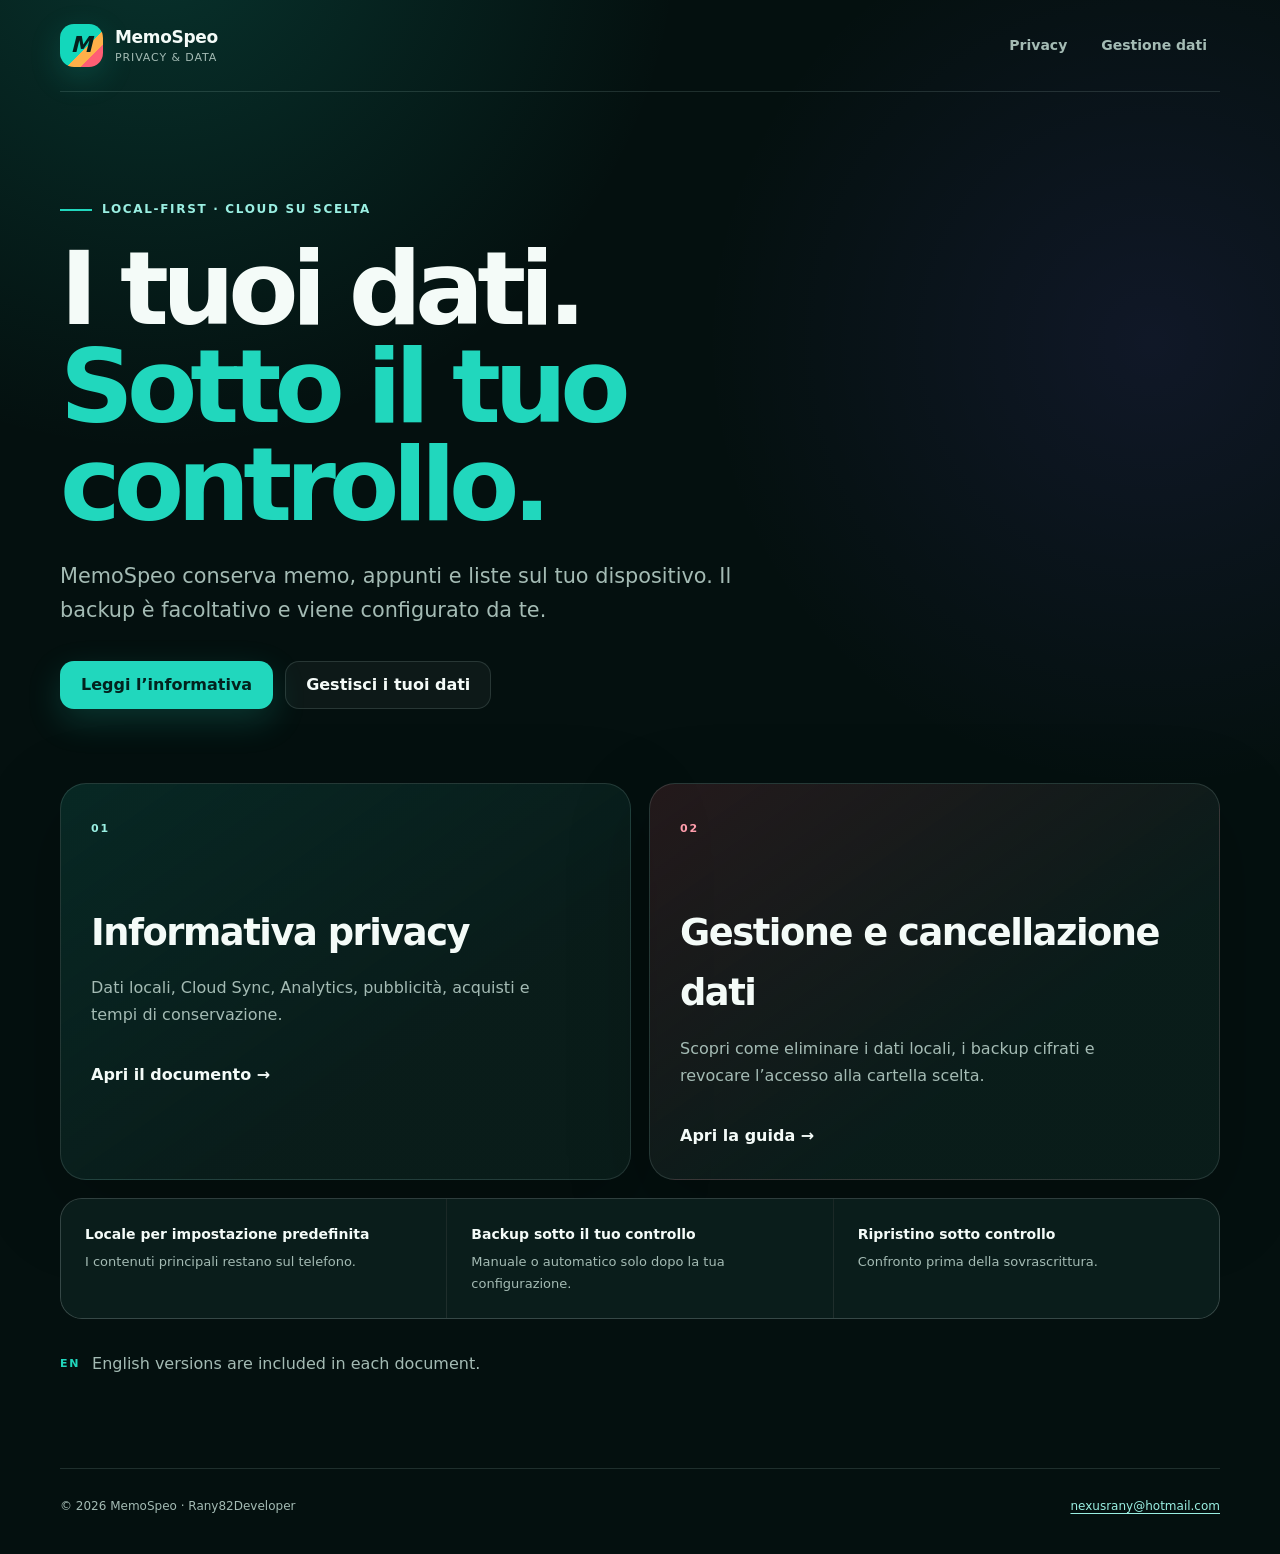
<file: index.html>
<!doctype html>
<html lang="it">
<head>
  <meta charset="utf-8">
  <meta name="viewport" content="width=device-width, initial-scale=1">
  <meta name="description" content="Informativa privacy e guida alla gestione dei dati di MemoSpeo.">
  <meta name="theme-color" content="#071b1a">
  <title>MemoSpeo · Privacy e dati</title>
  <link rel="stylesheet" href="styles.css">
</head>
<body>
  <header class="site-header">
    <a class="brand" href="index.html" aria-label="MemoSpeo - pagina iniziale">
      <span class="brand-mark" aria-hidden="true">M</span>
      <span><strong>MemoSpeo</strong><small>Privacy &amp; data</small></span>
    </a>
    <nav aria-label="Navigazione principale">
      <a href="privacy.html">Privacy</a>
      <a href="delete-account.html">Gestione dati</a>
    </nav>
  </header>

  <main>
    <section class="hero">
      <div class="eyebrow"><span></span> Local-first · Cloud su scelta</div>
      <h1>I tuoi dati.<br><em>Sotto il tuo controllo.</em></h1>
      <p>MemoSpeo conserva memo, appunti e liste sul tuo dispositivo. Il backup è facoltativo e viene configurato da te.</p>
      <div class="hero-actions">
        <a class="button primary" href="privacy.html">Leggi l’informativa</a>
        <a class="button secondary" href="delete-account.html">Gestisci i tuoi dati</a>
      </div>
    </section>

    <section class="cards" aria-label="Documenti disponibili">
      <a class="feature-card mint" href="privacy.html">
        <span class="card-number">01</span>
        <h2>Informativa privacy</h2>
        <p>Dati locali, Cloud Sync, Analytics, pubblicità, acquisti e tempi di conservazione.</p>
        <span class="card-link">Apri il documento <span aria-hidden="true">→</span></span>
      </a>
      <a class="feature-card coral" href="delete-account.html">
        <span class="card-number">02</span>
        <h2>Gestione e cancellazione dati</h2>
        <p>Scopri come eliminare i dati locali, i backup cifrati e revocare l’accesso alla cartella scelta.</p>
        <span class="card-link">Apri la guida <span aria-hidden="true">→</span></span>
      </a>
    </section>

    <section class="trust-strip">
      <div><strong>Locale per impostazione predefinita</strong><span>I contenuti principali restano sul telefono.</span></div>
      <div><strong>Backup sotto il tuo controllo</strong><span>Manuale o automatico solo dopo la tua configurazione.</span></div>
      <div><strong>Ripristino sotto controllo</strong><span>Confronto prima della sovrascrittura.</span></div>
    </section>

    <section class="english-note">
      <span>EN</span>
      <p>English versions are included in each document.</p>
    </section>
  </main>

  <footer>
    <span>© 2026 MemoSpeo · Rany82Developer</span>
    <a href="mailto:nexusrany@hotmail.com">nexusrany@hotmail.com</a>
  </footer>
</body>
</html>
</file>
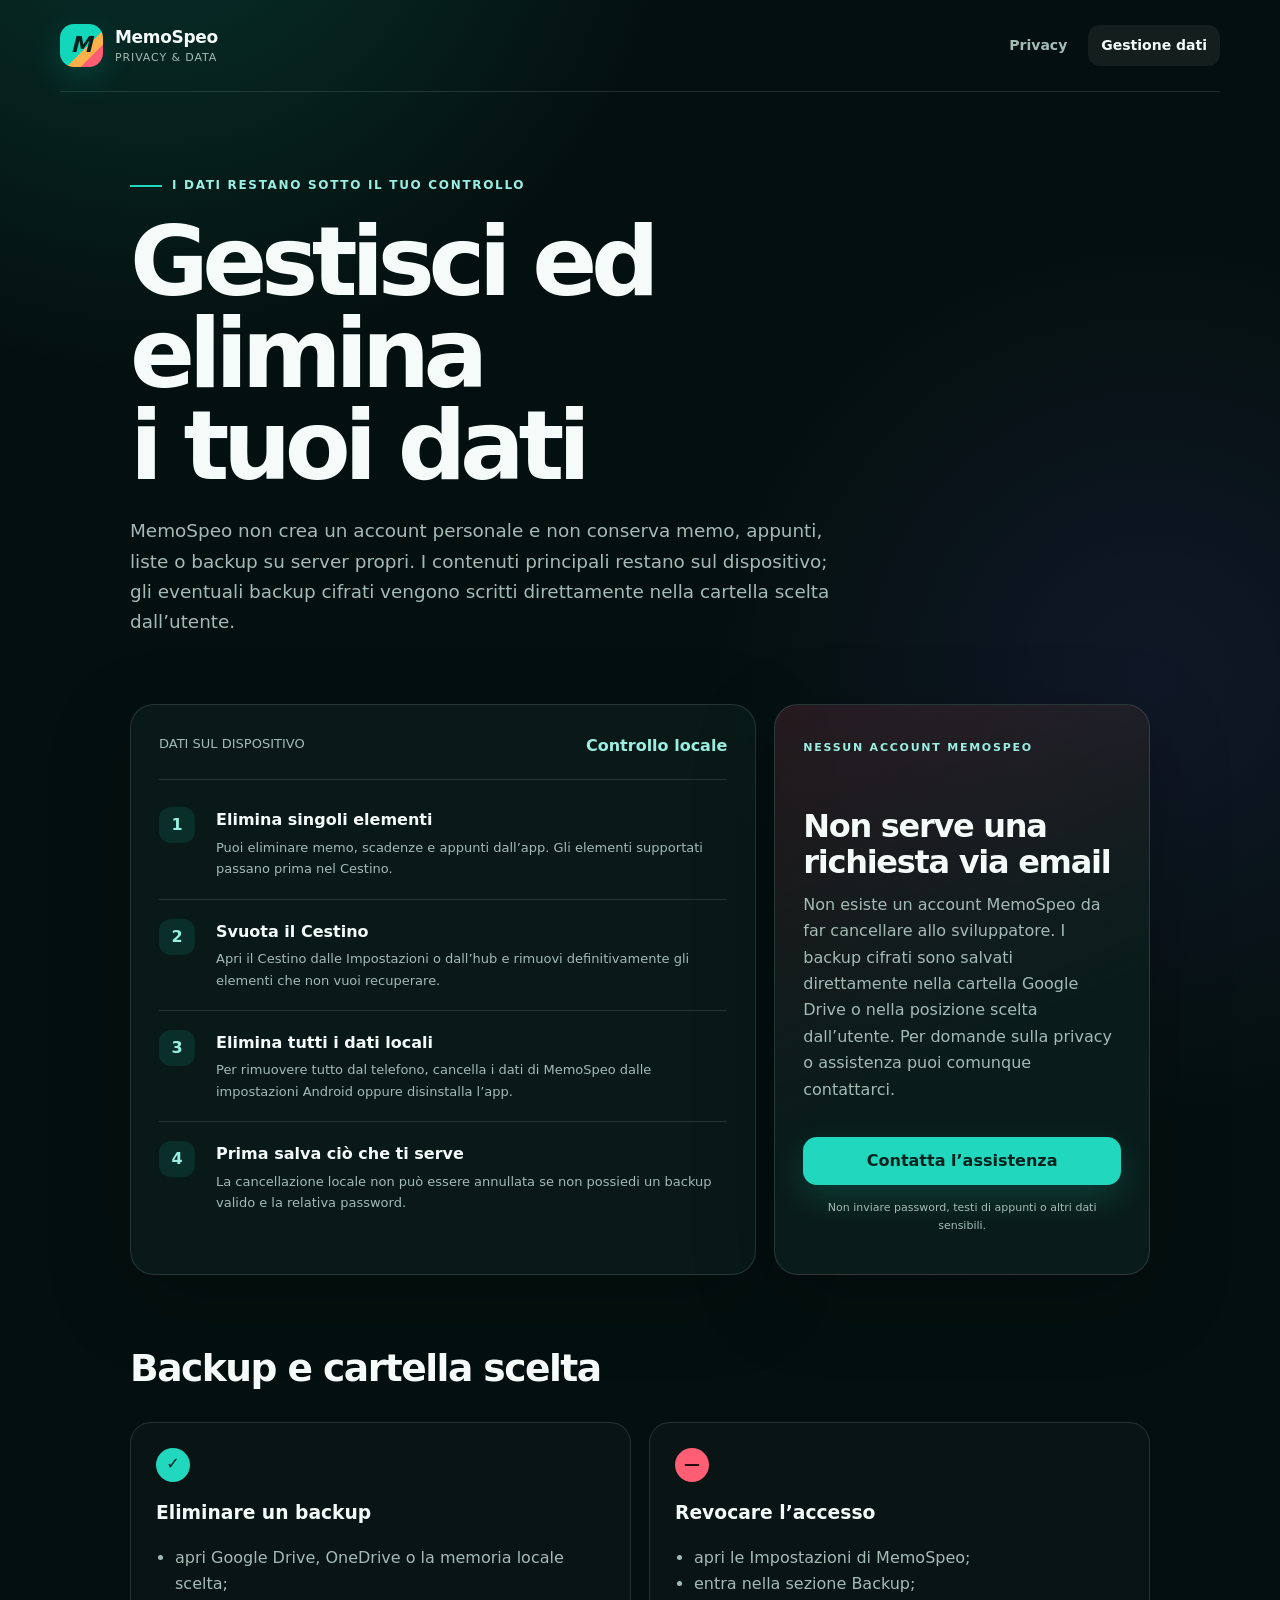
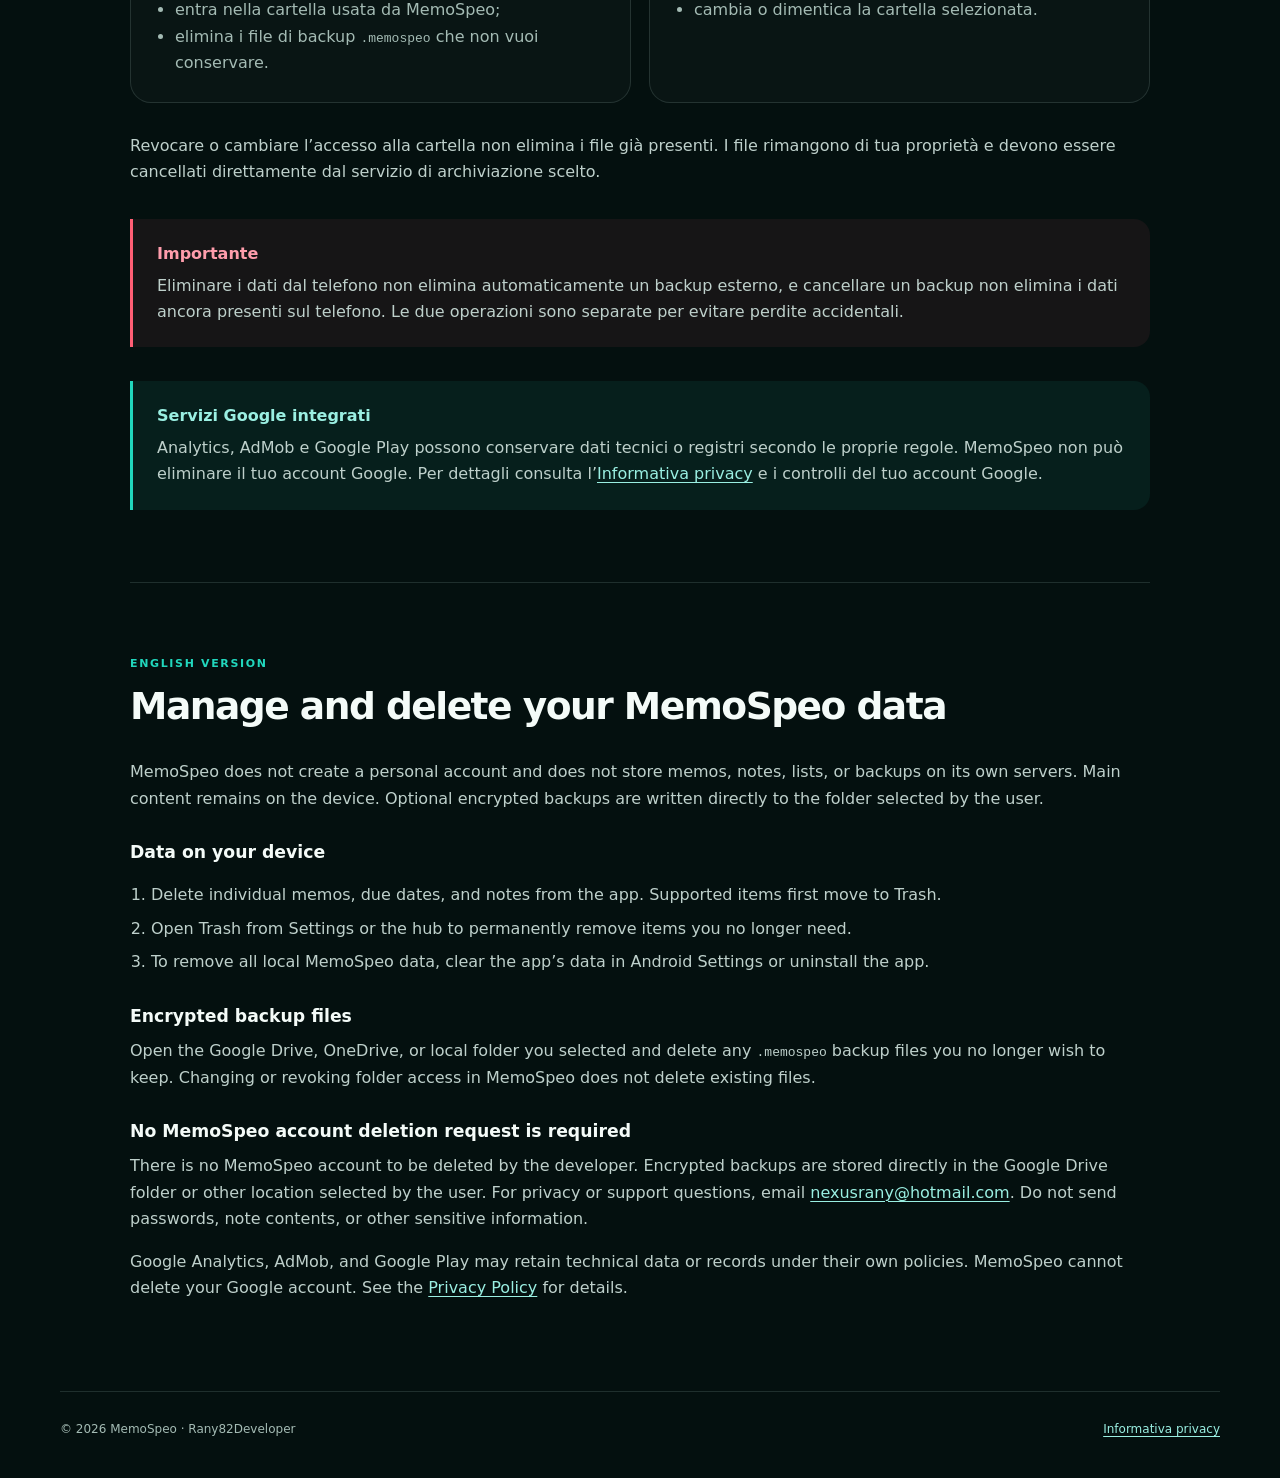
<file: delete-account.html>
<!doctype html>
<html lang="it">
<head>
  <meta charset="utf-8">
  <meta name="viewport" content="width=device-width, initial-scale=1">
  <meta name="description" content="Come gestire ed eliminare i dati locali e i backup cifrati di MemoSpeo.">
  <meta name="theme-color" content="#071b1a">
  <title>Gestione e cancellazione dati · MemoSpeo</title>
  <link rel="stylesheet" href="styles.css">
</head>
<body>
  <header class="site-header">
    <a class="brand" href="index.html" aria-label="MemoSpeo - pagina iniziale">
      <span class="brand-mark" aria-hidden="true">M</span>
      <span><strong>MemoSpeo</strong><small>Privacy &amp; data</small></span>
    </a>
    <nav aria-label="Navigazione principale">
      <a href="privacy.html">Privacy</a>
      <a class="active" href="delete-account.html">Gestione dati</a>
    </nav>
  </header>

  <main class="delete-page">
    <section class="delete-hero">
      <div class="eyebrow"><span></span> I dati restano sotto il tuo controllo</div>
      <h1>Gestisci ed elimina<br>i tuoi dati</h1>
      <p>MemoSpeo non crea un account personale e non conserva memo, appunti, liste o backup su server propri. I contenuti principali restano sul dispositivo; gli eventuali backup cifrati vengono scritti direttamente nella cartella scelta dall’utente.</p>
    </section>

    <section class="deletion-grid">
      <div class="steps-panel">
        <div class="panel-title"><span>DATI SUL DISPOSITIVO</span><strong>Controllo locale</strong></div>
        <ol class="steps">
          <li><span>1</span><div><strong>Elimina singoli elementi</strong><p>Puoi eliminare memo, scadenze e appunti dall’app. Gli elementi supportati passano prima nel Cestino.</p></div></li>
          <li><span>2</span><div><strong>Svuota il Cestino</strong><p>Apri il Cestino dalle Impostazioni o dall’hub e rimuovi definitivamente gli elementi che non vuoi recuperare.</p></div></li>
          <li><span>3</span><div><strong>Elimina tutti i dati locali</strong><p>Per rimuovere tutto dal telefono, cancella i dati di MemoSpeo dalle impostazioni Android oppure disinstalla l’app.</p></div></li>
          <li><span>4</span><div><strong>Prima salva ciò che ti serve</strong><p>La cancellazione locale non può essere annullata se non possiedi un backup valido e la relativa password.</p></div></li>
        </ol>
      </div>

      <div class="request-panel">
        <span class="card-number">NESSUN ACCOUNT MEMOSPEO</span>
        <h2>Non serve una richiesta via email</h2>
        <p>Non esiste un account MemoSpeo da far cancellare allo sviluppatore. I backup cifrati sono salvati direttamente nella cartella Google Drive o nella posizione scelta dall’utente. Per domande sulla privacy o assistenza puoi comunque contattarci.</p>
        <a class="button primary full" href="mailto:nexusrany@hotmail.com?subject=MemoSpeo%20-%20Privacy%20e%20gestione%20dati">Contatta l’assistenza</a>
        <p class="small">Non inviare password, testi di appunti o altri dati sensibili.</p>
      </div>
    </section>

    <section class="what-happens">
      <h2>Backup e cartella scelta</h2>
      <div class="outcome-grid">
        <div class="outcome yes"><span aria-hidden="true">✓</span><h3>Eliminare un backup</h3><ul><li>apri Google Drive, OneDrive o la memoria locale scelta;</li><li>entra nella cartella usata da MemoSpeo;</li><li>elimina i file di backup <code>.memospeo</code> che non vuoi conservare.</li></ul></div>
        <div class="outcome no"><span aria-hidden="true">—</span><h3>Revocare l’accesso</h3><ul><li>apri le Impostazioni di MemoSpeo;</li><li>entra nella sezione Backup;</li><li>cambia o dimentica la cartella selezionata.</li></ul></div>
      </div>
      <p>Revocare o cambiare l’accesso alla cartella non elimina i file già presenti. I file rimangono di tua proprietà e devono essere cancellati direttamente dal servizio di archiviazione scelto.</p>
      <div class="callout warning"><strong>Importante</strong><p>Eliminare i dati dal telefono non elimina automaticamente un backup esterno, e cancellare un backup non elimina i dati ancora presenti sul telefono. Le due operazioni sono separate per evitare perdite accidentali.</p></div>
      <div class="callout"><strong>Servizi Google integrati</strong><p>Analytics, AdMob e Google Play possono conservare dati tecnici o registri secondo le proprie regole. MemoSpeo non può eliminare il tuo account Google. Per dettagli consulta l’<a href="privacy.html">Informativa privacy</a> e i controlli del tuo account Google.</p></div>
    </section>

    <section id="english" class="english-section" lang="en">
      <div class="language-label">ENGLISH VERSION</div>
      <h2>Manage and delete your MemoSpeo data</h2>
      <p>MemoSpeo does not create a personal account and does not store memos, notes, lists, or backups on its own servers. Main content remains on the device. Optional encrypted backups are written directly to the folder selected by the user.</p>
      <h3>Data on your device</h3>
      <ol>
        <li>Delete individual memos, due dates, and notes from the app. Supported items first move to Trash.</li>
        <li>Open Trash from Settings or the hub to permanently remove items you no longer need.</li>
        <li>To remove all local MemoSpeo data, clear the app’s data in Android Settings or uninstall the app.</li>
      </ol>
      <h3>Encrypted backup files</h3>
      <p>Open the Google Drive, OneDrive, or local folder you selected and delete any <code>.memospeo</code> backup files you no longer wish to keep. Changing or revoking folder access in MemoSpeo does not delete existing files.</p>
      <h3>No MemoSpeo account deletion request is required</h3>
      <p>There is no MemoSpeo account to be deleted by the developer. Encrypted backups are stored directly in the Google Drive folder or other location selected by the user. For privacy or support questions, email <a href="mailto:nexusrany@hotmail.com?subject=MemoSpeo%20-%20Privacy%20and%20data%20management">nexusrany@hotmail.com</a>. Do not send passwords, note contents, or other sensitive information.</p>
      <p>Google Analytics, AdMob, and Google Play may retain technical data or records under their own policies. MemoSpeo cannot delete your Google account. See the <a href="privacy.html">Privacy Policy</a> for details.</p>
    </section>
  </main>

  <footer>
    <span>© 2026 MemoSpeo · Rany82Developer</span>
    <a href="privacy.html">Informativa privacy</a>
  </footer>
</body>
</html>
</file>
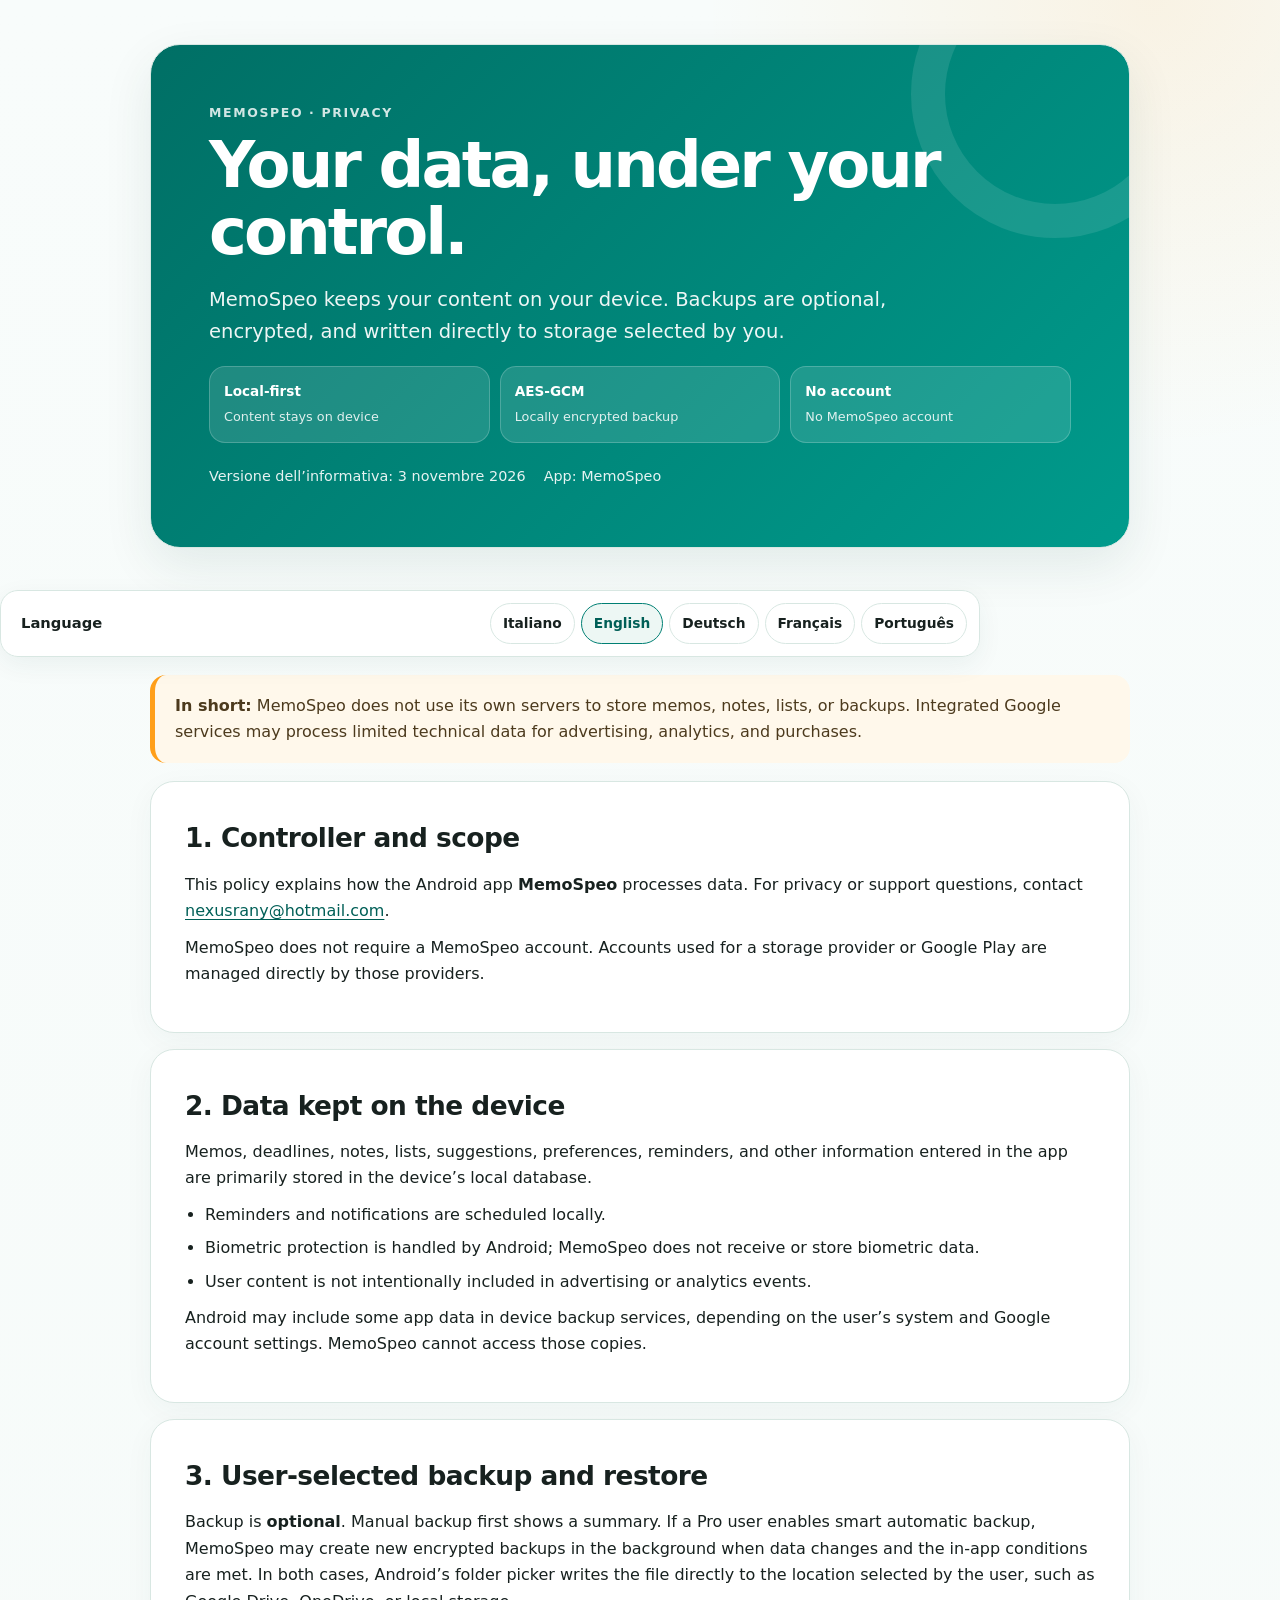
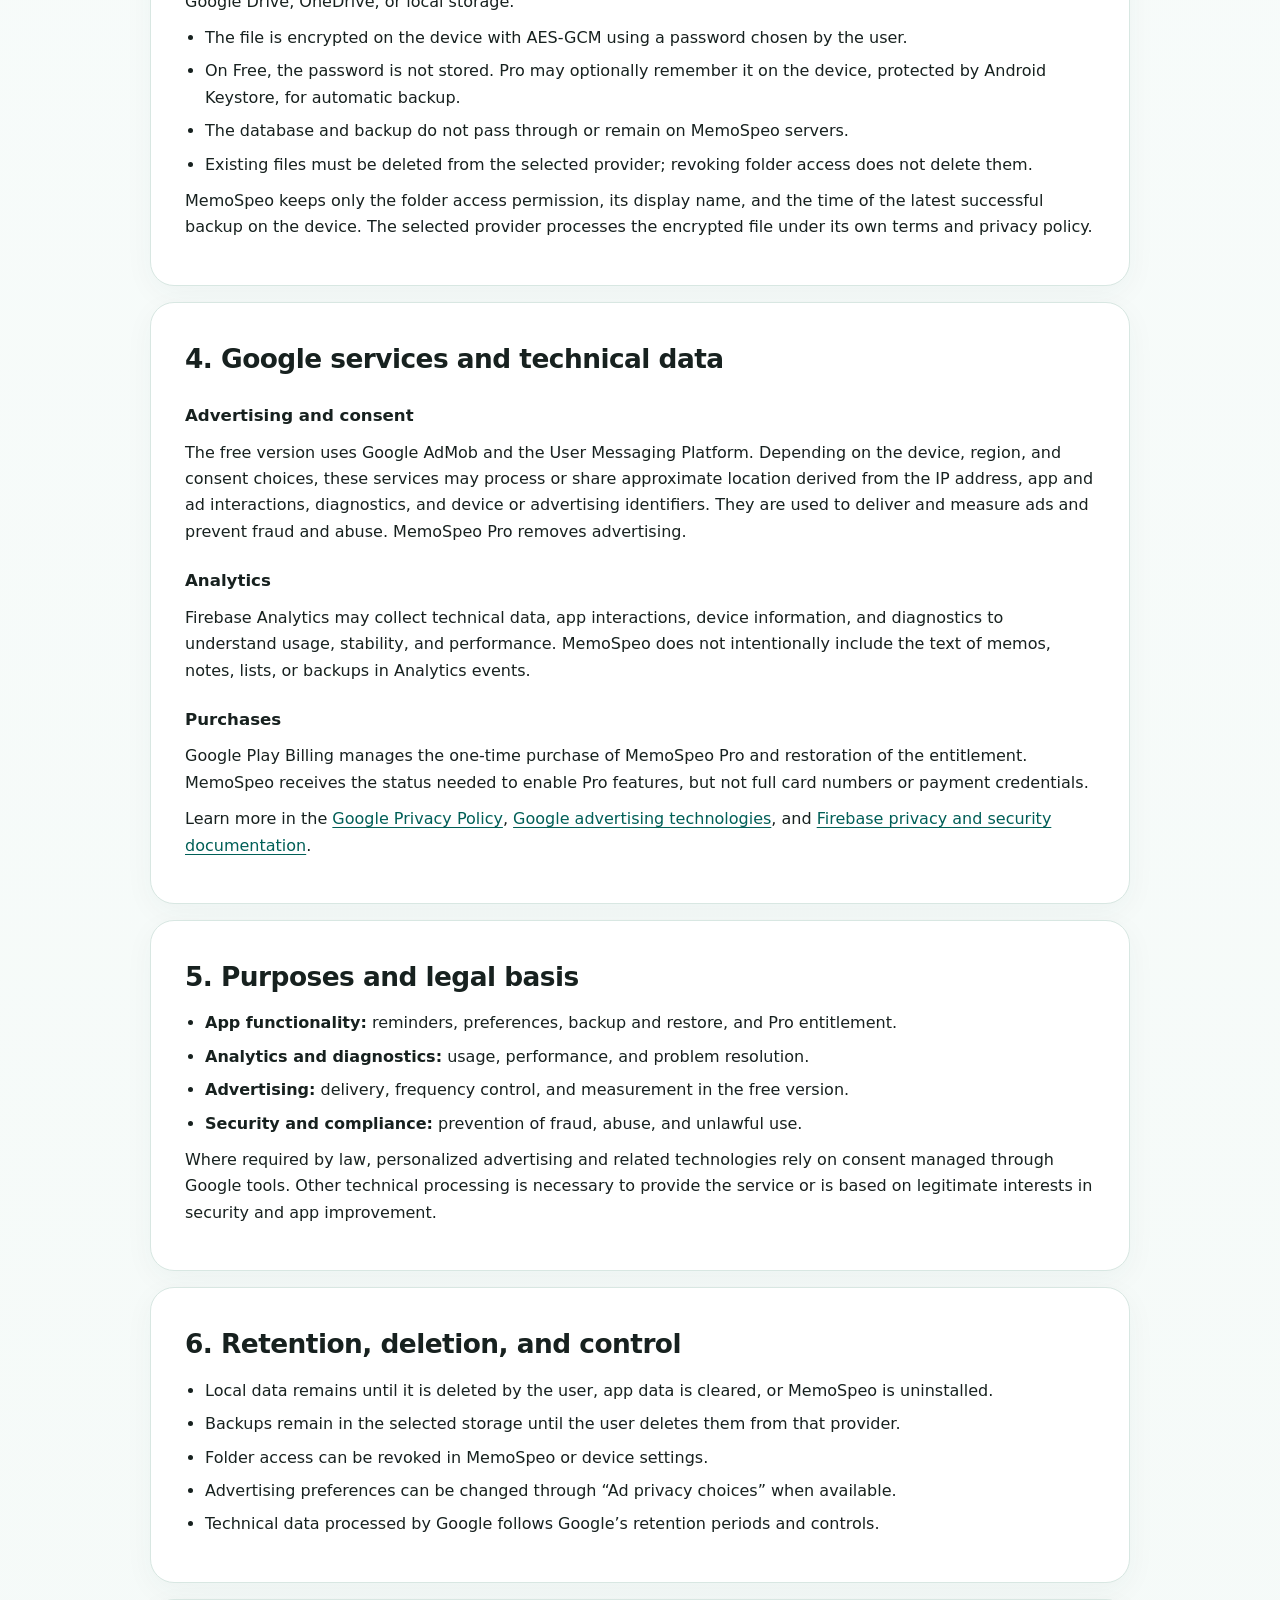
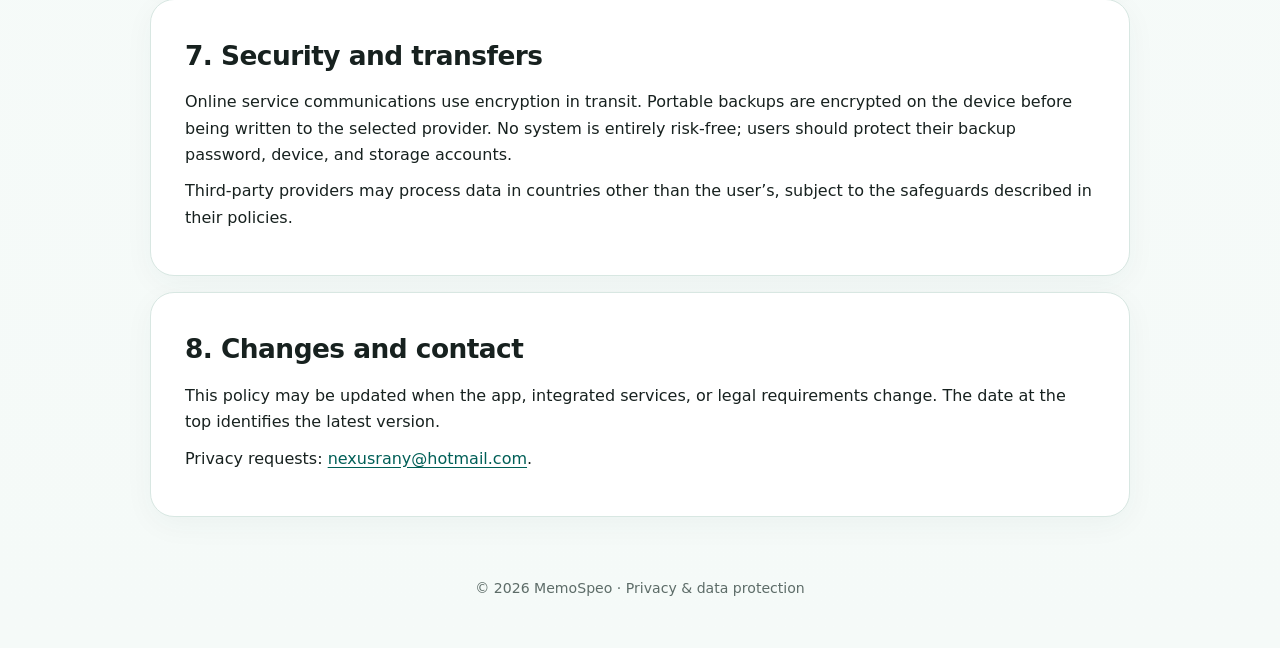
<file: privacy.html>
<!doctype html>
<html lang="it">
<head>
  <meta charset="utf-8">
  <meta name="viewport" content="width=device-width, initial-scale=1">
  <meta name="color-scheme" content="light dark">
  <meta name="theme-color" content="#007f73">
  <meta name="robots" content="index,follow">
  <title>MemoSpeo · Informativa sulla privacy</title>
  <meta name="description" content="Informativa sulla privacy di MemoSpeo: dati locali, backup cifrati, pubblicità, analisi e acquisti Google Play.">
  <style>
    :root {
      color-scheme: light;
      --bg: #f5faf8;
      --surface: #ffffff;
      --surface-soft: #edf7f4;
      --text: #17211f;
      --muted: #5d6c68;
      --line: #d8e7e2;
      --brand: #007f73;
      --brand-dark: #005f57;
      --accent: #ff9f1a;
      --shadow: 0 18px 50px rgba(16, 68, 60, .09);
    }
    * { box-sizing: border-box; }
    html { scroll-behavior: smooth; }
    body {
      margin: 0;
      background:
        radial-gradient(circle at 90% 0, rgba(255,159,26,.10), transparent 28rem),
        linear-gradient(180deg, #f8fcfb 0, var(--bg) 100%);
      color: var(--text);
      font-family: Inter, ui-sans-serif, system-ui, -apple-system, BlinkMacSystemFont, "Segoe UI", sans-serif;
      line-height: 1.65;
    }
    a { color: var(--brand-dark); text-underline-offset: 3px; }
    a:hover { color: var(--brand); }
    .wrap { width: min(980px, calc(100% - 32px)); margin: 0 auto; }
    header { padding: 44px 0 24px; }
    .hero {
      position: relative;
      overflow: hidden;
      padding: clamp(28px, 6vw, 58px);
      border: 1px solid var(--line);
      border-radius: 30px;
      background: linear-gradient(135deg, #006f65, #009b8c);
      color: #fff;
      box-shadow: var(--shadow);
    }
    .hero::after {
      content: "";
      position: absolute;
      width: 220px;
      height: 220px;
      right: -70px;
      top: -95px;
      border: 34px solid rgba(255,255,255,.10);
      border-radius: 50%;
    }
    .eyebrow {
      margin: 0 0 8px;
      font-size: .78rem;
      font-weight: 800;
      letter-spacing: .13em;
      text-transform: uppercase;
      opacity: .82;
    }
    h1 { margin: 0; font-size: clamp(2.1rem, 7vw, 4rem); line-height: 1.05; letter-spacing: -.045em; }
    .lead { max-width: 760px; margin: 18px 0 0; font-size: clamp(1rem, 2.2vw, 1.22rem); opacity: .93; }
    .meta { display: flex; flex-wrap: wrap; gap: 8px 18px; margin-top: 22px; font-size: .9rem; opacity: .9; }
    .toolbar {
      position: sticky;
      top: 0;
      z-index: 5;
      margin: 18px 0;
      padding: 12px;
      display: flex;
      align-items: center;
      justify-content: space-between;
      gap: 12px;
      border: 1px solid var(--line);
      border-radius: 18px;
      background: rgba(255,255,255,.92);
      backdrop-filter: blur(12px);
      box-shadow: 0 8px 26px rgba(16,68,60,.06);
    }
    .toolbar strong { padding-left: 8px; font-size: .92rem; }
    .languages { display: flex; flex-wrap: wrap; gap: 6px; }
    .lang {
      border: 1px solid var(--line);
      border-radius: 999px;
      background: #fff;
      color: var(--text);
      padding: 8px 12px;
      font: inherit;
      font-size: .86rem;
      font-weight: 750;
      cursor: pointer;
    }
    .lang[aria-pressed="true"] { border-color: var(--brand); background: var(--surface-soft); color: var(--brand-dark); }
    main { padding-bottom: 44px; }
    .notice {
      margin: 18px 0;
      padding: 18px 20px;
      border-left: 5px solid var(--accent);
      border-radius: 16px;
      background: #fff8eb;
      color: #4c3a1d;
    }
    .card {
      margin: 16px 0;
      padding: clamp(22px, 4vw, 34px);
      border: 1px solid var(--line);
      border-radius: 24px;
      background: var(--surface);
      box-shadow: 0 8px 30px rgba(16,68,60,.045);
    }
    h2 { margin: 0 0 12px; font-size: clamp(1.25rem, 3vw, 1.65rem); letter-spacing: -.02em; }
    h3 { margin: 22px 0 8px; font-size: 1.04rem; }
    p { margin: 10px 0; }
    ul { margin: 10px 0; padding-left: 1.25rem; }
    li + li { margin-top: 7px; }
    .grid { display: grid; grid-template-columns: repeat(2, minmax(0,1fr)); gap: 14px; }
    .mini { padding: 18px; border-radius: 18px; background: var(--surface-soft); }
    .mini strong { color: var(--brand-dark); }
    .summary {
      display: grid;
      grid-template-columns: repeat(3, minmax(0,1fr));
      gap: 10px;
      margin-top: 18px;
    }
    .pill { padding: 13px 14px; border-radius: 16px; background: rgba(255,255,255,.12); border: 1px solid rgba(255,255,255,.2); }
    .pill b { display: block; font-size: .85rem; }
    .pill span { font-size: .8rem; opacity: .86; }
    footer { padding: 0 0 48px; color: var(--muted); font-size: .88rem; text-align: center; }
    [data-copy] { display: none; }
    [data-copy].active { display: block; }
    @media (max-width: 700px) {
      .wrap { width: min(100% - 20px, 980px); }
      header { padding-top: 14px; }
      .hero { border-radius: 23px; }
      .summary, .grid { grid-template-columns: 1fr; }
      .toolbar { align-items: flex-start; flex-direction: column; }
      .toolbar strong { padding: 0; }
    }
    @media (prefers-color-scheme: dark) {
      :root { color-scheme: dark; --bg:#0c1513; --surface:#131e1b; --surface-soft:#172925; --text:#edf7f4; --muted:#a7bbb5; --line:#29413b; --brand:#43d1c1; --brand-dark:#65dfd1; --shadow:none; }
      body { background: radial-gradient(circle at 90% 0, rgba(255,159,26,.08), transparent 28rem), var(--bg); }
      .toolbar { background: rgba(19,30,27,.92); }
      .lang { background: #101b18; }
      .notice { background:#2a2418; color:#f7e4bd; }
    }
  </style>
</head>
<body>
  <header class="wrap">
    <section class="hero">
      <p class="eyebrow">MemoSpeo · Privacy</p>
      <h1 id="hero-title">I tuoi dati, sotto il tuo controllo.</h1>
      <p class="lead" id="hero-lead">MemoSpeo conserva i contenuti sul dispositivo. Il backup è facoltativo, cifrato e scritto direttamente nello spazio scelto dall’utente.</p>
      <div class="summary" aria-label="Riepilogo privacy">
        <div class="pill"><b>Local-first</b><span id="pill-local">Contenuti sul dispositivo</span></div>
        <div class="pill"><b>AES-GCM</b><span id="pill-encryption">Backup cifrato localmente</span></div>
        <div class="pill"><b>No account</b><span id="pill-account">Nessun account MemoSpeo</span></div>
      </div>
      <div class="meta"><span>Versione dell’informativa: 3 novembre 2026</span><span>App: MemoSpeo</span></div>
    </section>
  </header>

  <div class="wrap toolbar">
    <strong id="language-label">Lingua</strong>
    <nav class="languages" aria-label="Selezione lingua">
      <button class="lang" type="button" data-lang="it" aria-pressed="true">Italiano</button>
      <button class="lang" type="button" data-lang="en" aria-pressed="false">English</button>
      <button class="lang" type="button" data-lang="de" aria-pressed="false">Deutsch</button>
      <button class="lang" type="button" data-lang="fr" aria-pressed="false">Français</button>
      <button class="lang" type="button" data-lang="pt" aria-pressed="false">Português</button>
    </nav>
  </div>

  <main class="wrap">
    <article data-copy="it" class="active">
      <div class="notice"><strong>In breve:</strong> MemoSpeo non utilizza server propri per conservare memo, note, liste o backup. I servizi Google integrati possono trattare alcuni dati tecnici per pubblicità, analisi e acquisti.</div>
      <section class="card">
        <h2>1. Titolare e ambito</h2>
        <p>Questa informativa descrive come l’app Android <strong>MemoSpeo</strong> tratta i dati. Per domande sulla privacy o sull’assistenza puoi scrivere a <a href="mailto:nexusrany@hotmail.com">nexusrany@hotmail.com</a>.</p>
        <p>MemoSpeo non richiede la creazione di un account MemoSpeo. Gli eventuali account dei fornitori di archiviazione o di Google Play sono gestiti direttamente dai rispettivi fornitori.</p>
      </section>
      <section class="card">
        <h2>2. Dati conservati sul dispositivo</h2>
        <p>Memo, scadenze, appunti, liste, suggerimenti, preferenze, promemoria e le altre informazioni inserite nell’app sono conservati principalmente nel database locale del dispositivo.</p>
        <ul>
          <li>Le notifiche e i promemoria sono programmati localmente.</li>
          <li>La protezione biometrica, quando usata, è gestita dal sistema Android: MemoSpeo non riceve né conserva i dati biometrici.</li>
          <li>I contenuti dell’utente non vengono intenzionalmente inseriti negli eventi pubblicitari o di analisi.</li>
        </ul>
        <p>Android può includere alcuni dati dell’app nei servizi di backup del dispositivo, in base alle impostazioni del sistema e dell’account Google dell’utente. MemoSpeo non può accedere a tali copie.</p>
      </section>
      <section class="card">
        <h2>3. Backup e ripristino scelti dall’utente</h2>
        <p>Il backup è <strong>facoltativo</strong>. Il backup manuale mostra prima un riepilogo; se l’utente Pro abilita il backup automatico intelligente, MemoSpeo può creare nuovi backup cifrati in background quando i dati cambiano e le condizioni indicate nell’app lo consentono. In entrambi i casi il file viene scritto direttamente, tramite il selettore di cartelle di Android, nella posizione scelta dall’utente, ad esempio Google Drive, OneDrive o memoria locale.</p>
        <div class="grid">
          <div class="mini"><strong>Cifratura sul dispositivo</strong><br>Il file viene cifrato con AES-GCM prima della scrittura, usando una password scelta dall’utente.</div>
          <div class="mini"><strong>Chiave sotto il tuo controllo</strong><br>Nella versione gratuita la password non viene conservata. Pro può ricordarla facoltativamente sul dispositivo, protetta da Android Keystore, per il backup automatico.</div>
          <div class="mini"><strong>Nessun server MemoSpeo</strong><br>Il database e il backup non transitano né vengono conservati su server MemoSpeo.</div>
          <div class="mini"><strong>Controllo dell’utente</strong><br>I file si eliminano dal provider scelto. Revocare l’accesso alla cartella non elimina automaticamente i file già creati.</div>
        </div>
        <p>MemoSpeo conserva localmente soltanto il permesso di accesso alla cartella, il nome visualizzato della cartella e la data dell’ultimo backup riuscito. Il provider selezionato tratta il file cifrato secondo i propri termini e la propria informativa.</p>
      </section>
      <section class="card">
        <h2>4. Servizi Google e dati tecnici</h2>
        <h3>Pubblicità e consenso</h3>
        <p>La versione gratuita utilizza Google AdMob e la User Messaging Platform. In base al dispositivo, all’area geografica e alle scelte di consenso, questi servizi possono trattare o condividere posizione approssimativa derivata dall’indirizzo IP, interazioni con l’app e con gli annunci, dati diagnostici e identificatori del dispositivo o pubblicitari. Sono utilizzati per mostrare e misurare gli annunci e per prevenire frodi e abusi. MemoSpeo Pro rimuove la pubblicità.</p>
        <h3>Analisi</h3>
        <p>Firebase Analytics può raccogliere dati tecnici, interazioni con l’app, informazioni sul dispositivo e dati diagnostici per comprendere utilizzo, stabilità e prestazioni. MemoSpeo non inserisce intenzionalmente il testo di memo, note, liste o backup negli eventi Analytics.</p>
        <h3>Acquisti</h3>
        <p>Google Play Billing gestisce l’acquisto una tantum di MemoSpeo Pro e il ripristino del diritto acquistato. MemoSpeo riceve lo stato necessario ad abilitare le funzioni Pro, ma non riceve il numero completo della carta o le credenziali di pagamento.</p>
        <p>Per maggiori informazioni: <a href="https://policies.google.com/privacy" rel="noopener noreferrer">Informativa sulla privacy di Google</a>, <a href="https://policies.google.com/technologies/ads" rel="noopener noreferrer">tecnologie pubblicitarie Google</a> e <a href="https://firebase.google.com/support/privacy" rel="noopener noreferrer">privacy e sicurezza Firebase</a>.</p>
      </section>
      <section class="card">
        <h2>5. Finalità e base del trattamento</h2>
        <ul>
          <li><strong>Funzionalità dell’app:</strong> creare promemoria, salvare preferenze, effettuare backup e ripristini e verificare MemoSpeo Pro.</li>
          <li><strong>Analisi e diagnostica:</strong> misurare utilizzo e prestazioni e correggere problemi.</li>
          <li><strong>Pubblicità:</strong> mostrare, limitare e misurare annunci nella versione gratuita.</li>
          <li><strong>Sicurezza e conformità:</strong> prevenire frodi, abusi e utilizzi illeciti.</li>
        </ul>
        <p>Quando previsto dalla legge, la pubblicità personalizzata e le relative tecnologie sono basate sul consenso gestito tramite gli strumenti Google. Altri trattamenti tecnici sono necessari all’erogazione del servizio o si basano sul legittimo interesse alla sicurezza e al miglioramento dell’app.</p>
      </section>
      <section class="card">
        <h2>6. Conservazione, cancellazione e controllo</h2>
        <ul>
          <li>I dati locali restano finché l’utente li elimina, cancella i dati dell’app o disinstalla MemoSpeo.</li>
          <li>I backup restano nello spazio scelto finché l’utente non li elimina direttamente da quel provider.</li>
          <li>L’accesso alla cartella può essere revocato dalle impostazioni di MemoSpeo o del dispositivo.</li>
          <li>Le preferenze pubblicitarie possono essere modificate tramite “Scelte privacy annunci” quando l’opzione è disponibile.</li>
          <li>I dati tecnici trattati da Google seguono i tempi di conservazione e i controlli previsti da Google.</li>
        </ul>
      </section>
      <section class="card">
        <h2>7. Sicurezza e trasferimenti</h2>
        <p>Le comunicazioni dei servizi online utilizzano connessioni cifrate durante il trasferimento. Il backup portatile è cifrato sul dispositivo prima di essere scritto nel provider selezionato. Nessun sistema è totalmente privo di rischi: l’utente deve custodire la password del backup e proteggere il proprio dispositivo e account di archiviazione.</p>
        <p>I fornitori terzi possono trattare dati in Paesi diversi da quello dell’utente, applicando le garanzie descritte nelle rispettive informative.</p>
      </section>
      <section class="card">
        <h2>8. Modifiche e contatti</h2>
        <p>Questa informativa può essere aggiornata quando cambiano l’app, i servizi utilizzati o gli obblighi normativi. La data in alto identifica l’ultima versione.</p>
        <p>Per richieste relative alla privacy: <a href="mailto:nexusrany@hotmail.com">nexusrany@hotmail.com</a>.</p>
      </section>
    </article>

    <article data-copy="en" lang="en">
      <div class="notice"><strong>In short:</strong> MemoSpeo does not use its own servers to store memos, notes, lists, or backups. Integrated Google services may process limited technical data for advertising, analytics, and purchases.</div>
      <section class="card"><h2>1. Controller and scope</h2><p>This policy explains how the Android app <strong>MemoSpeo</strong> processes data. For privacy or support questions, contact <a href="mailto:nexusrany@hotmail.com">nexusrany@hotmail.com</a>.</p><p>MemoSpeo does not require a MemoSpeo account. Accounts used for a storage provider or Google Play are managed directly by those providers.</p></section>
      <section class="card"><h2>2. Data kept on the device</h2><p>Memos, deadlines, notes, lists, suggestions, preferences, reminders, and other information entered in the app are primarily stored in the device’s local database.</p><ul><li>Reminders and notifications are scheduled locally.</li><li>Biometric protection is handled by Android; MemoSpeo does not receive or store biometric data.</li><li>User content is not intentionally included in advertising or analytics events.</li></ul><p>Android may include some app data in device backup services, depending on the user’s system and Google account settings. MemoSpeo cannot access those copies.</p></section>
      <section class="card"><h2>3. User-selected backup and restore</h2><p>Backup is <strong>optional</strong>. Manual backup first shows a summary. If a Pro user enables smart automatic backup, MemoSpeo may create new encrypted backups in the background when data changes and the in-app conditions are met. In both cases, Android’s folder picker writes the file directly to the location selected by the user, such as Google Drive, OneDrive, or local storage.</p><ul><li>The file is encrypted on the device with AES-GCM using a password chosen by the user.</li><li>On Free, the password is not stored. Pro may optionally remember it on the device, protected by Android Keystore, for automatic backup.</li><li>The database and backup do not pass through or remain on MemoSpeo servers.</li><li>Existing files must be deleted from the selected provider; revoking folder access does not delete them.</li></ul><p>MemoSpeo keeps only the folder access permission, its display name, and the time of the latest successful backup on the device. The selected provider processes the encrypted file under its own terms and privacy policy.</p></section>
      <section class="card"><h2>4. Google services and technical data</h2><h3>Advertising and consent</h3><p>The free version uses Google AdMob and the User Messaging Platform. Depending on the device, region, and consent choices, these services may process or share approximate location derived from the IP address, app and ad interactions, diagnostics, and device or advertising identifiers. They are used to deliver and measure ads and prevent fraud and abuse. MemoSpeo Pro removes advertising.</p><h3>Analytics</h3><p>Firebase Analytics may collect technical data, app interactions, device information, and diagnostics to understand usage, stability, and performance. MemoSpeo does not intentionally include the text of memos, notes, lists, or backups in Analytics events.</p><h3>Purchases</h3><p>Google Play Billing manages the one-time purchase of MemoSpeo Pro and restoration of the entitlement. MemoSpeo receives the status needed to enable Pro features, but not full card numbers or payment credentials.</p><p>Learn more in the <a href="https://policies.google.com/privacy" rel="noopener noreferrer">Google Privacy Policy</a>, <a href="https://policies.google.com/technologies/ads" rel="noopener noreferrer">Google advertising technologies</a>, and <a href="https://firebase.google.com/support/privacy" rel="noopener noreferrer">Firebase privacy and security documentation</a>.</p></section>
      <section class="card"><h2>5. Purposes and legal basis</h2><ul><li><strong>App functionality:</strong> reminders, preferences, backup and restore, and Pro entitlement.</li><li><strong>Analytics and diagnostics:</strong> usage, performance, and problem resolution.</li><li><strong>Advertising:</strong> delivery, frequency control, and measurement in the free version.</li><li><strong>Security and compliance:</strong> prevention of fraud, abuse, and unlawful use.</li></ul><p>Where required by law, personalized advertising and related technologies rely on consent managed through Google tools. Other technical processing is necessary to provide the service or is based on legitimate interests in security and app improvement.</p></section>
      <section class="card"><h2>6. Retention, deletion, and control</h2><ul><li>Local data remains until it is deleted by the user, app data is cleared, or MemoSpeo is uninstalled.</li><li>Backups remain in the selected storage until the user deletes them from that provider.</li><li>Folder access can be revoked in MemoSpeo or device settings.</li><li>Advertising preferences can be changed through “Ad privacy choices” when available.</li><li>Technical data processed by Google follows Google’s retention periods and controls.</li></ul></section>
      <section class="card"><h2>7. Security and transfers</h2><p>Online service communications use encryption in transit. Portable backups are encrypted on the device before being written to the selected provider. No system is entirely risk-free; users should protect their backup password, device, and storage accounts.</p><p>Third-party providers may process data in countries other than the user’s, subject to the safeguards described in their policies.</p></section>
      <section class="card"><h2>8. Changes and contact</h2><p>This policy may be updated when the app, integrated services, or legal requirements change. The date at the top identifies the latest version.</p><p>Privacy requests: <a href="mailto:nexusrany@hotmail.com">nexusrany@hotmail.com</a>.</p></section>
    </article>

    <article data-copy="de" lang="de">
      <div class="notice"><strong>Kurz gesagt:</strong> MemoSpeo verwendet keine eigenen Server zur Speicherung von Memos, Notizen, Listen oder Backups. Eingebundene Google-Dienste können begrenzte technische Daten für Werbung, Analyse und Käufe verarbeiten.</div>
      <section class="card"><h2>1. Verantwortlicher und Geltungsbereich</h2><p>Diese Erklärung beschreibt die Datenverarbeitung durch die Android-App <strong>MemoSpeo</strong>. Kontakt für Datenschutz und Support: <a href="mailto:nexusrany@hotmail.com">nexusrany@hotmail.com</a>.</p><p>MemoSpeo verlangt kein MemoSpeo-Konto. Konten bei Speicheranbietern oder Google Play werden direkt von diesen Anbietern verwaltet.</p></section>
      <section class="card"><h2>2. Auf dem Gerät gespeicherte Daten</h2><p>Memos, Fristen, Notizen, Listen, Vorschläge, Einstellungen, Erinnerungen und andere Eingaben werden hauptsächlich in der lokalen Datenbank des Geräts gespeichert.</p><ul><li>Erinnerungen und Benachrichtigungen werden lokal geplant.</li><li>Biometrischer Schutz wird von Android verwaltet; MemoSpeo erhält oder speichert keine biometrischen Daten.</li><li>Nutzerinhalte werden nicht absichtlich in Werbe- oder Analyseereignisse aufgenommen.</li></ul><p>Android kann abhängig von den System- und Google-Kontoeinstellungen einige App-Daten in Gerätesicherungen aufnehmen. MemoSpeo hat keinen Zugriff auf diese Kopien.</p></section>
      <section class="card"><h2>3. Vom Nutzer gewählte Sicherung und Wiederherstellung</h2><p>Backups sind <strong>optional</strong>. Das manuelle Backup zeigt zuerst eine Zusammenfassung. Aktiviert ein Pro-Nutzer das intelligente automatische Backup, kann MemoSpeo bei Datenänderungen und unter den in der App genannten Bedingungen im Hintergrund neue verschlüsselte Backups erstellen. In beiden Fällen schreibt die Android-Systemauswahl die Datei direkt an den gewählten Ort, etwa Google Drive, OneDrive oder lokalen Speicher.</p><ul><li>Die Datei wird auf dem Gerät mit AES-GCM und einem vom Nutzer gewählten Passwort verschlüsselt.</li><li>In Free wird das Passwort nicht gespeichert. Pro kann es optional auf dem Gerät, geschützt durch Android Keystore, für automatische Backups hinterlegen.</li><li>Datenbank und Backup laufen nicht über MemoSpeo-Server und werden dort nicht gespeichert.</li><li>Dateien müssen beim gewählten Anbieter gelöscht werden; das Entziehen des Ordnerzugriffs löscht sie nicht.</li></ul><p>MemoSpeo speichert auf dem Gerät nur die Ordnerberechtigung, den angezeigten Ordnernamen und den Zeitpunkt des letzten erfolgreichen Backups. Der gewählte Anbieter verarbeitet die verschlüsselte Datei nach seinen eigenen Bedingungen.</p></section>
      <section class="card"><h2>4. Google-Dienste und technische Daten</h2><p>Die kostenlose Version nutzt Google AdMob und die User Messaging Platform. Abhängig von Gerät, Region und Einwilligung können ungefähre Position anhand der IP-Adresse, App- und Anzeigeninteraktionen, Diagnosedaten sowie Geräte- oder Werbe-IDs verarbeitet oder weitergegeben werden. MemoSpeo Pro entfernt Werbung.</p><p>Firebase Analytics kann technische Daten, App-Interaktionen, Geräteinformationen und Diagnosedaten für Nutzung, Stabilität und Leistung erfassen. Texte aus Memos, Notizen, Listen oder Backups werden nicht absichtlich in Analyseereignisse aufgenommen.</p><p>Google Play Billing verwaltet den einmaligen Kauf von MemoSpeo Pro und die Wiederherstellung der Berechtigung. MemoSpeo erhält keine vollständigen Kartendaten oder Zahlungszugangsdaten.</p><p>Weitere Informationen: <a href="https://policies.google.com/privacy">Google-Datenschutzerklärung</a>, <a href="https://policies.google.com/technologies/ads">Google-Werbetechnologien</a> und <a href="https://firebase.google.com/support/privacy">Firebase Datenschutz und Sicherheit</a>.</p></section>
      <section class="card"><h2>5. Zwecke, Speicherung und Kontrolle</h2><p>Technische Daten werden für App-Funktionen, Analyse, Diagnostik, Werbung sowie Sicherheit und Betrugsprävention verwendet. Soweit gesetzlich erforderlich, beruht personalisierte Werbung auf der über Google verwalteten Einwilligung.</p><ul><li>Lokale Daten bleiben bis zur Löschung, zum Löschen der App-Daten oder zur Deinstallation gespeichert.</li><li>Backups bleiben beim gewählten Anbieter, bis der Nutzer sie dort löscht.</li><li>Ordnerzugriff und Werbeeinstellungen können in der App beziehungsweise im System geändert werden.</li><li>Für Google-Daten gelten die Aufbewahrungsfristen und Kontrollen von Google.</li></ul></section>
      <section class="card"><h2>6. Sicherheit, Änderungen und Kontakt</h2><p>Online-Verbindungen werden während der Übertragung verschlüsselt. Backups werden vor dem Schreiben auf dem Gerät verschlüsselt. Nutzer sollten Passwort, Gerät und Speicherkonto schützen.</p><p>Diese Erklärung kann bei Änderungen an App, Diensten oder Rechtslage aktualisiert werden. Datenschutzanfragen: <a href="mailto:nexusrany@hotmail.com">nexusrany@hotmail.com</a>.</p></section>
    </article>

    <article data-copy="fr" lang="fr">
      <div class="notice"><strong>En bref :</strong> MemoSpeo n’utilise pas ses propres serveurs pour stocker les mémos, notes, listes ou sauvegardes. Les services Google intégrés peuvent traiter des données techniques limitées pour la publicité, l’analyse et les achats.</div>
      <section class="card"><h2>1. Responsable et champ d’application</h2><p>Cette politique décrit le traitement des données par l’application Android <strong>MemoSpeo</strong>. Contact confidentialité et assistance : <a href="mailto:nexusrany@hotmail.com">nexusrany@hotmail.com</a>.</p><p>MemoSpeo ne demande pas de compte MemoSpeo. Les comptes du fournisseur de stockage ou de Google Play sont gérés directement par ces fournisseurs.</p></section>
      <section class="card"><h2>2. Données conservées sur l’appareil</h2><p>Les mémos, échéances, notes, listes, suggestions, préférences, rappels et autres informations saisies sont principalement stockés dans la base locale de l’appareil.</p><ul><li>Les rappels et notifications sont programmés localement.</li><li>La protection biométrique est gérée par Android ; MemoSpeo ne reçoit ni ne conserve les données biométriques.</li><li>Le contenu de l’utilisateur n’est pas volontairement inclus dans les événements publicitaires ou analytiques.</li></ul><p>Android peut inclure certaines données de l’application dans la sauvegarde de l’appareil selon les réglages du système et du compte Google. MemoSpeo ne peut pas accéder à ces copies.</p></section>
      <section class="card"><h2>3. Sauvegarde et restauration choisies par l’utilisateur</h2><p>La sauvegarde est <strong>facultative</strong>. La sauvegarde manuelle affiche d’abord un récapitulatif. Si un utilisateur Pro active la sauvegarde automatique intelligente, MemoSpeo peut créer en arrière-plan de nouvelles sauvegardes chiffrées lorsque les données changent et que les conditions indiquées dans l’app sont réunies. Dans les deux cas, le sélecteur Android écrit le fichier directement dans l’emplacement choisi, par exemple Google Drive, OneDrive ou le stockage local.</p><ul><li>Le fichier est chiffré sur l’appareil avec AES-GCM et un mot de passe choisi par l’utilisateur.</li><li>En version gratuite, le mot de passe n’est pas conservé. Pro peut le mémoriser facultativement sur l’appareil, protégé par Android Keystore, pour la sauvegarde automatique.</li><li>La base et la sauvegarde ne transitent pas par des serveurs MemoSpeo et n’y sont pas conservées.</li><li>Les fichiers doivent être supprimés chez le fournisseur choisi ; révoquer l’accès au dossier ne les supprime pas.</li></ul><p>MemoSpeo conserve localement uniquement l’autorisation d’accès au dossier, son nom affiché et la date de la dernière sauvegarde réussie. Le fournisseur choisi traite le fichier chiffré selon ses propres conditions.</p></section>
      <section class="card"><h2>4. Services Google et données techniques</h2><p>La version gratuite utilise Google AdMob et la User Messaging Platform. Selon l’appareil, la région et les choix de consentement, ces services peuvent traiter ou partager la position approximative dérivée de l’adresse IP, les interactions avec l’application et les annonces, les diagnostics et les identifiants de l’appareil ou publicitaires. MemoSpeo Pro supprime la publicité.</p><p>Firebase Analytics peut recueillir des données techniques, interactions, informations sur l’appareil et diagnostics afin d’évaluer l’utilisation, la stabilité et les performances. Le texte des mémos, notes, listes ou sauvegardes n’est pas volontairement inclus dans ces événements.</p><p>Google Play Billing gère l’achat unique de MemoSpeo Pro et la restauration du droit acheté. MemoSpeo ne reçoit pas le numéro complet de la carte ni les identifiants de paiement.</p><p>En savoir plus : <a href="https://policies.google.com/privacy">Règles de confidentialité Google</a>, <a href="https://policies.google.com/technologies/ads">technologies publicitaires Google</a> et <a href="https://firebase.google.com/support/privacy">confidentialité et sécurité Firebase</a>.</p></section>
      <section class="card"><h2>5. Finalités, conservation et contrôle</h2><p>Les données techniques sont utilisées pour les fonctionnalités, l’analyse, le diagnostic, la publicité, la sécurité et la prévention de la fraude. Lorsque la loi l’exige, la publicité personnalisée repose sur le consentement géré avec les outils Google.</p><ul><li>Les données locales restent jusqu’à leur suppression, l’effacement des données de l’app ou sa désinstallation.</li><li>Les sauvegardes restent dans l’espace choisi jusqu’à leur suppression par l’utilisateur.</li><li>L’accès au dossier et les préférences publicitaires peuvent être modifiés dans l’app ou le système.</li><li>Les données Google suivent les durées de conservation et contrôles définis par Google.</li></ul></section>
      <section class="card"><h2>6. Sécurité, modifications et contact</h2><p>Les communications en ligne sont chiffrées en transit. Les sauvegardes sont chiffrées sur l’appareil avant leur écriture. L’utilisateur doit protéger son mot de passe, son appareil et son compte de stockage.</p><p>Cette politique peut être mise à jour si l’application, les services ou les exigences légales changent. Demandes de confidentialité : <a href="mailto:nexusrany@hotmail.com">nexusrany@hotmail.com</a>.</p></section>
    </article>

    <article data-copy="pt" lang="pt">
      <div class="notice"><strong>Em resumo:</strong> o MemoSpeo não utiliza servidores próprios para guardar lembretes, notas, listas ou cópias de segurança. Os serviços Google integrados podem tratar dados técnicos limitados para publicidade, análise e compras.</div>
      <section class="card"><h2>1. Responsável e âmbito</h2><p>Esta política descreve o tratamento de dados pela aplicação Android <strong>MemoSpeo</strong>. Contacto para privacidade e apoio: <a href="mailto:nexusrany@hotmail.com">nexusrany@hotmail.com</a>.</p><p>O MemoSpeo não exige uma conta MemoSpeo. As contas do fornecedor de armazenamento ou do Google Play são geridas diretamente por esses fornecedores.</p></section>
      <section class="card"><h2>2. Dados guardados no dispositivo</h2><p>Lembretes, prazos, notas, listas, sugestões, preferências e outras informações introduzidas são guardados principalmente na base de dados local do dispositivo.</p><ul><li>Os lembretes e as notificações são programados localmente.</li><li>A proteção biométrica é gerida pelo Android; o MemoSpeo não recebe nem guarda dados biométricos.</li><li>O conteúdo do utilizador não é incluído intencionalmente em eventos de publicidade ou análise.</li></ul><p>O Android pode incluir alguns dados da aplicação na cópia de segurança do dispositivo, consoante as definições do sistema e da conta Google. O MemoSpeo não consegue aceder a essas cópias.</p></section>
      <section class="card"><h2>3. Cópia de segurança e restauro escolhidos pelo utilizador</h2><p>A cópia de segurança é <strong>opcional</strong>. A cópia manual mostra primeiro um resumo. Se um utilizador Pro ativar a cópia automática inteligente, o MemoSpeo pode criar em segundo plano novas cópias cifradas quando os dados mudam e as condições indicadas na aplicação são cumpridas. Em ambos os casos, o seletor de pastas do Android escreve o ficheiro diretamente no local escolhido, como Google Drive, OneDrive ou armazenamento local.</p><ul><li>O ficheiro é cifrado no dispositivo com AES-GCM e uma palavra-passe escolhida pelo utilizador.</li><li>Na versão gratuita, a palavra-passe não é guardada. Pro pode memorizá-la opcionalmente no dispositivo, protegida pelo Android Keystore, para a cópia automática.</li><li>A base de dados e a cópia não passam nem ficam guardadas em servidores MemoSpeo.</li><li>Os ficheiros devem ser eliminados no fornecedor escolhido; revogar o acesso à pasta não os elimina.</li></ul><p>O MemoSpeo guarda localmente apenas a permissão de acesso à pasta, o nome apresentado e a data da última cópia concluída. O fornecedor escolhido trata o ficheiro cifrado segundo os seus próprios termos.</p></section>
      <section class="card"><h2>4. Serviços Google e dados técnicos</h2><p>A versão gratuita utiliza o Google AdMob e a User Messaging Platform. Dependendo do dispositivo, região e consentimento, estes serviços podem tratar ou partilhar localização aproximada derivada do endereço IP, interações com a aplicação e anúncios, diagnósticos e identificadores do dispositivo ou de publicidade. O MemoSpeo Pro remove a publicidade.</p><p>O Firebase Analytics pode recolher dados técnicos, interações, informações do dispositivo e diagnósticos para avaliar utilização, estabilidade e desempenho. O texto de lembretes, notas, listas ou cópias não é incluído intencionalmente nos eventos.</p><p>O Google Play Billing gere a compra única do MemoSpeo Pro e o restauro do direito adquirido. O MemoSpeo não recebe o número completo do cartão nem credenciais de pagamento.</p><p>Mais informações: <a href="https://policies.google.com/privacy">Política de Privacidade da Google</a>, <a href="https://policies.google.com/technologies/ads">tecnologias de publicidade Google</a> e <a href="https://firebase.google.com/support/privacy">privacidade e segurança Firebase</a>.</p></section>
      <section class="card"><h2>5. Finalidades, conservação e controlo</h2><p>Os dados técnicos são utilizados para funcionalidades, análise, diagnóstico, publicidade, segurança e prevenção de fraude. Quando exigido por lei, a publicidade personalizada baseia-se no consentimento gerido através das ferramentas Google.</p><ul><li>Os dados locais permanecem até serem eliminados, os dados da aplicação serem apagados ou o MemoSpeo ser desinstalado.</li><li>As cópias permanecem no armazenamento escolhido até o utilizador as eliminar.</li><li>O acesso à pasta e as preferências de publicidade podem ser alterados na aplicação ou no sistema.</li><li>Os dados Google seguem os períodos de conservação e controlos definidos pela Google.</li></ul></section>
      <section class="card"><h2>6. Segurança, alterações e contacto</h2><p>As comunicações online são cifradas em trânsito. As cópias são cifradas no dispositivo antes da escrita. O utilizador deve proteger a palavra-passe, o dispositivo e a conta de armazenamento.</p><p>Esta política pode ser atualizada se a aplicação, os serviços ou os requisitos legais mudarem. Pedidos de privacidade: <a href="mailto:nexusrany@hotmail.com">nexusrany@hotmail.com</a>.</p></section>
    </article>
  </main>

  <footer class="wrap">© 2026 MemoSpeo · Privacy &amp; data protection</footer>
  <script>
    const ui = {
      it: ['I tuoi dati, sotto il tuo controllo.', 'MemoSpeo conserva i contenuti sul dispositivo. Il backup è facoltativo, cifrato e scritto direttamente nello spazio scelto dall’utente.', 'Contenuti sul dispositivo', 'Backup cifrato localmente', 'Nessun account MemoSpeo', 'Lingua'],
      en: ['Your data, under your control.', 'MemoSpeo keeps your content on your device. Backups are optional, encrypted, and written directly to storage selected by you.', 'Content stays on device', 'Locally encrypted backup', 'No MemoSpeo account', 'Language'],
      de: ['Deine Daten, unter deiner Kontrolle.', 'MemoSpeo speichert Inhalte auf deinem Gerät. Backups sind optional, verschlüsselt und werden direkt in den gewählten Speicher geschrieben.', 'Inhalte auf dem Gerät', 'Lokal verschlüsseltes Backup', 'Kein MemoSpeo-Konto', 'Sprache'],
      fr: ['Vos données, sous votre contrôle.', 'MemoSpeo conserve le contenu sur votre appareil. La sauvegarde est facultative, chiffrée et écrite directement dans l’espace choisi.', 'Contenu sur l’appareil', 'Sauvegarde chiffrée localement', 'Aucun compte MemoSpeo', 'Langue'],
      pt: ['Os seus dados, sob o seu controlo.', 'O MemoSpeo mantém o conteúdo no dispositivo. As cópias são opcionais, cifradas e escritas diretamente no espaço escolhido.', 'Conteúdo no dispositivo', 'Cópia cifrada localmente', 'Sem conta MemoSpeo', 'Idioma']
    };
    function setLanguage(lang) {
      const selected = ui[lang] ? lang : 'en';
      document.documentElement.lang = selected;
      document.querySelectorAll('[data-copy]').forEach(el => el.classList.toggle('active', el.dataset.copy === selected));
      document.querySelectorAll('.lang').forEach(button => button.setAttribute('aria-pressed', String(button.dataset.lang === selected)));
      const copy = ui[selected];
      document.getElementById('hero-title').textContent = copy[0];
      document.getElementById('hero-lead').textContent = copy[1];
      document.getElementById('pill-local').textContent = copy[2];
      document.getElementById('pill-encryption').textContent = copy[3];
      document.getElementById('pill-account').textContent = copy[4];
      document.getElementById('language-label').textContent = copy[5];
      localStorage.setItem('memospeo-privacy-language', selected);
      window.scrollTo({ top: 0, behavior: 'smooth' });
    }
    document.querySelectorAll('.lang').forEach(button => button.addEventListener('click', () => setLanguage(button.dataset.lang)));
    const saved = localStorage.getItem('memospeo-privacy-language');
    const browser = (navigator.language || 'en').slice(0, 2).toLowerCase();
    setLanguage(saved || (ui[browser] ? browser : 'en'));
  </script>
</body>
</html>
</file>
<file: styles.css>
:root {
  color-scheme: dark;
  --bg: #04100f;
  --surface: #0a1d1b;
  --surface-2: #102724;
  --line: rgba(199, 235, 225, .14);
  --text: #f4fbf8;
  --muted: #a4bbb4;
  --mint: #21d7bd;
  --mint-soft: #9aefe2;
  --coral: #ff5e74;
  --violet: #7b5cff;
  --shadow: 0 24px 80px rgba(0, 0, 0, .26);
}

* { box-sizing: border-box; }
html { scroll-behavior: smooth; }
body {
  margin: 0;
  min-height: 100vh;
  color: var(--text);
  background:
    radial-gradient(circle at 12% -5%, rgba(24, 209, 181, .18), transparent 33rem),
    radial-gradient(circle at 90% 22%, rgba(123, 92, 255, .10), transparent 28rem),
    var(--bg);
  font-family: Inter, ui-sans-serif, system-ui, -apple-system, BlinkMacSystemFont, "Segoe UI", sans-serif;
  line-height: 1.65;
}

a { color: var(--mint-soft); text-decoration-thickness: 1px; text-underline-offset: 3px; }
a:hover { color: #fff; }

.site-header, main, footer { width: min(1160px, calc(100% - 40px)); margin-inline: auto; }
.site-header {
  min-height: 92px;
  display: flex;
  align-items: center;
  justify-content: space-between;
  gap: 24px;
  border-bottom: 1px solid var(--line);
}
.brand { display: inline-flex; align-items: center; gap: 12px; color: var(--text); text-decoration: none; }
.brand-mark {
  width: 43px;
  height: 43px;
  display: grid;
  place-items: center;
  border-radius: 14px;
  color: #05201d;
  font-size: 22px;
  font-weight: 900;
  font-style: italic;
  background: linear-gradient(135deg, #13d7bb 0 58%, #ffb049 58% 74%, #ff5e74 74%);
  box-shadow: 0 10px 32px rgba(33, 215, 189, .18);
}
.brand strong, .brand small { display: block; line-height: 1.2; }
.brand strong { font-size: 17px; letter-spacing: -.02em; }
.brand small { color: var(--muted); margin-top: 4px; font-size: 11px; letter-spacing: .08em; text-transform: uppercase; }
nav { display: flex; align-items: center; gap: 8px; }
nav a { padding: 9px 13px; border-radius: 12px; color: var(--muted); text-decoration: none; font-size: 14px; font-weight: 650; }
nav a:hover, nav a.active { background: rgba(255,255,255,.06); color: var(--text); }

.hero { padding: 108px 0 74px; max-width: 850px; }
.eyebrow { display: flex; align-items: center; gap: 10px; color: var(--mint-soft); font-size: 12px; font-weight: 800; letter-spacing: .14em; text-transform: uppercase; }
.eyebrow span { display: inline-block; width: 32px; height: 2px; background: var(--mint); }
h1, h2, h3, p { margin-top: 0; }
.hero h1, .delete-hero h1, .document-heading h1 { margin: 20px 0 24px; font-size: clamp(3.3rem, 8vw, 6.8rem); line-height: .96; letter-spacing: -.067em; }
.hero h1 em { color: var(--mint); font-style: normal; }
.hero > p { max-width: 680px; color: var(--muted); font-size: clamp(1.05rem, 2vw, 1.3rem); }
.hero-actions { display: flex; flex-wrap: wrap; gap: 12px; margin-top: 34px; }
.button { display: inline-flex; align-items: center; justify-content: center; min-height: 48px; padding: 0 20px; border: 1px solid transparent; border-radius: 14px; font-weight: 800; text-decoration: none; transition: transform .2s ease, background .2s ease; }
.button:hover { transform: translateY(-2px); }
.button.primary { color: #03221e; background: var(--mint); box-shadow: 0 12px 34px rgba(33, 215, 189, .18); }
.button.primary:hover { color: #021713; background: #42e5cd; }
.button.secondary { color: var(--text); background: rgba(255,255,255,.04); border-color: var(--line); }
.button.full { width: 100%; text-align: center; }
.inline-button { margin: 6px 0 22px; }

.cards { display: grid; grid-template-columns: 1fr 1fr; gap: 18px; }
.feature-card { min-height: 305px; padding: 30px; border: 1px solid var(--line); border-radius: 26px; color: var(--text); text-decoration: none; box-shadow: var(--shadow); transition: transform .25s ease, border-color .25s ease; }
.feature-card:hover { transform: translateY(-5px); color: var(--text); border-color: rgba(255,255,255,.26); }
.feature-card.mint { background: linear-gradient(145deg, rgba(33,215,189,.12), rgba(10,29,27,.94) 65%); }
.feature-card.coral { background: linear-gradient(145deg, rgba(255,94,116,.13), rgba(10,29,27,.94) 65%); }
.card-number { color: var(--mint-soft); font-size: 11px; font-weight: 900; letter-spacing: .16em; }
.coral .card-number { color: #ff9dac; }
.feature-card h2 { margin: 62px 0 12px; font-size: clamp(1.6rem, 4vw, 2.3rem); letter-spacing: -.04em; }
.feature-card p { color: var(--muted); max-width: 440px; }
.card-link { display: inline-block; margin-top: 18px; font-weight: 800; }
.trust-strip { display: grid; grid-template-columns: repeat(3, 1fr); gap: 1px; margin-top: 18px; overflow: hidden; border: 1px solid var(--line); border-radius: 22px; background: var(--line); }
.trust-strip div { padding: 24px; background: var(--surface); }
.trust-strip strong, .trust-strip span { display: block; }
.trust-strip strong { margin-bottom: 5px; font-size: 14px; }
.trust-strip span { color: var(--muted); font-size: 13px; }
.english-note { display: flex; align-items: center; gap: 12px; margin: 32px 0 0; color: var(--muted); }
.english-note span, .language-label { color: var(--mint); font-size: 11px; font-weight: 900; letter-spacing: .15em; }
.english-note p { margin: 0; }

.document-layout { display: grid; grid-template-columns: 210px minmax(0, 760px); justify-content: space-between; gap: 72px; padding-top: 70px; }
.document-index { position: sticky; top: 24px; height: fit-content; padding: 18px 0; }
.document-index p { color: var(--text); font-size: 12px; font-weight: 900; letter-spacing: .14em; text-transform: uppercase; }
.document-index a { display: block; padding: 7px 0; color: var(--muted); text-decoration: none; font-size: 13px; }
.document-index a:hover { color: var(--mint-soft); }
.document-heading { padding-bottom: 30px; border-bottom: 1px solid var(--line); }
.document-heading h1 { font-size: clamp(3rem, 7vw, 5.5rem); }
.lead { max-width: 700px; color: var(--muted); font-size: 1.18rem; }
.meta { display: inline-flex; gap: 12px; padding: 8px 12px; border-radius: 10px; background: rgba(255,255,255,.045); font-size: 12px; }
.meta span { color: var(--muted); }
.document section { padding: 42px 0 10px; scroll-margin-top: 20px; }
.document h2, .what-happens > h2, .english-section > h2 { font-size: clamp(1.7rem, 4vw, 2.35rem); line-height: 1.15; letter-spacing: -.04em; }
.document h3, .english-section h3 { margin: 26px 0 8px; font-size: 1.08rem; }
.document p, .document li, .what-happens p, .english-section p, .english-section li { color: #bed0cb; }
.document ul, .english-section ol { padding-left: 21px; }
.document li, .english-section li { margin: 7px 0; }
.document hr { margin: 60px 0 10px; border: 0; border-top: 1px solid var(--line); }
.callout { margin: 34px 0 4px; padding: 22px 24px; border-left: 3px solid var(--mint); border-radius: 0 16px 16px 0; background: rgba(33,215,189,.075); }
.callout strong { display: block; margin-bottom: 5px; color: var(--mint-soft); }
.callout p { margin: 0; }
.callout.warning { border-left-color: var(--coral); background: rgba(255,94,116,.07); }
.callout.warning strong { color: #ff9dac; }
.data-table { margin: 24px 0; overflow: hidden; border: 1px solid var(--line); border-radius: 17px; }
.table-row { display: grid; grid-template-columns: 1.15fr 1fr 1.6fr; gap: 18px; padding: 14px 16px; border-top: 1px solid var(--line); color: var(--muted); font-size: 13px; }
.table-row:first-child { border-top: 0; }
.table-row strong { color: var(--text); }
.table-head { color: var(--mint-soft); background: rgba(255,255,255,.035); font-size: 11px; font-weight: 900; letter-spacing: .08em; text-transform: uppercase; }
.language-label { margin-bottom: 12px; }

.delete-page { max-width: 1020px; }
.delete-hero { max-width: 820px; padding: 84px 0 48px; }
.delete-hero h1 { font-size: clamp(3.1rem, 8vw, 6rem); }
.delete-hero > p { max-width: 720px; color: var(--muted); font-size: 1.15rem; }
.deletion-grid { display: grid; grid-template-columns: 1.25fr .75fr; gap: 18px; }
.steps-panel, .request-panel { padding: 28px; border: 1px solid var(--line); border-radius: 24px; background: rgba(10,29,27,.82); box-shadow: var(--shadow); }
.panel-title { display: flex; justify-content: space-between; gap: 20px; padding-bottom: 20px; border-bottom: 1px solid var(--line); }
.panel-title span { color: var(--muted); font-size: 13px; }
.panel-title strong { color: var(--mint-soft); }
.steps { margin: 8px 0 0; padding: 0; list-style: none; }
.steps li { display: grid; grid-template-columns: 42px 1fr; gap: 15px; padding: 19px 0; border-bottom: 1px solid var(--line); }
.steps li:last-child { border-bottom: 0; }
.steps li > span { width: 36px; height: 36px; display: grid; place-items: center; border-radius: 12px; color: var(--mint-soft); background: rgba(33,215,189,.11); font-weight: 900; }
.steps strong { display: block; }
.steps p { margin: 3px 0 0; color: var(--muted); font-size: 13px; }
.request-panel { background: linear-gradient(155deg, rgba(255,94,116,.13), rgba(10,29,27,.96) 58%); }
.request-panel h2 { margin: 50px 0 12px; font-size: 2rem; line-height: 1.1; letter-spacing: -.04em; }
.request-panel > p { color: var(--muted); }
.request-panel .button { margin-top: 18px; }
.request-panel .small { margin-top: 14px; text-align: center; font-size: 11px; }
.what-happens, .english-section { padding: 72px 0 0; }
.outcome-grid { display: grid; grid-template-columns: 1fr 1fr; gap: 18px; margin: 24px 0 30px; }
.outcome { padding: 25px; border: 1px solid var(--line); border-radius: 21px; background: rgba(255,255,255,.025); }
.outcome > span { width: 34px; height: 34px; display: grid; place-items: center; border-radius: 50%; font-weight: 900; }
.outcome.yes > span { color: #03221e; background: var(--mint); }
.outcome.no > span { color: #280910; background: var(--coral); }
.outcome h3 { margin: 16px 0 8px; }
.outcome ul { margin-bottom: 0; padding-left: 19px; color: var(--muted); }
.english-section { margin-top: 72px; border-top: 1px solid var(--line); }

footer { display: flex; align-items: center; justify-content: space-between; gap: 20px; margin-top: 90px; padding: 28px 0 38px; border-top: 1px solid var(--line); color: var(--muted); font-size: 12px; }

@media (max-width: 800px) {
  .site-header { align-items: flex-start; padding: 20px 0; }
  nav { flex-direction: column; align-items: flex-end; gap: 2px; }
  nav a { padding: 5px 8px; font-size: 12px; }
  .hero { padding-top: 74px; }
  .cards, .trust-strip, .deletion-grid, .outcome-grid { grid-template-columns: 1fr; }
  .document-layout { grid-template-columns: 1fr; padding-top: 44px; }
  .document-index { display: none; }
  .table-row { grid-template-columns: 1fr; gap: 4px; }
  .table-head { display: none; }
  footer { align-items: flex-start; flex-direction: column; }
}

@media (max-width: 480px) {
  .site-header, main, footer { width: min(100% - 28px, 1160px); }
  .brand small { display: none; }
  .brand-mark { width: 38px; height: 38px; border-radius: 12px; }
  .hero h1, .delete-hero h1 { font-size: 3.15rem; }
  .hero-actions .button { width: 100%; }
  .feature-card, .steps-panel, .request-panel { padding: 22px; }
}

@media (prefers-reduced-motion: reduce) {
  html { scroll-behavior: auto; }
  *, *::before, *::after { transition: none !important; }
}
</file>
